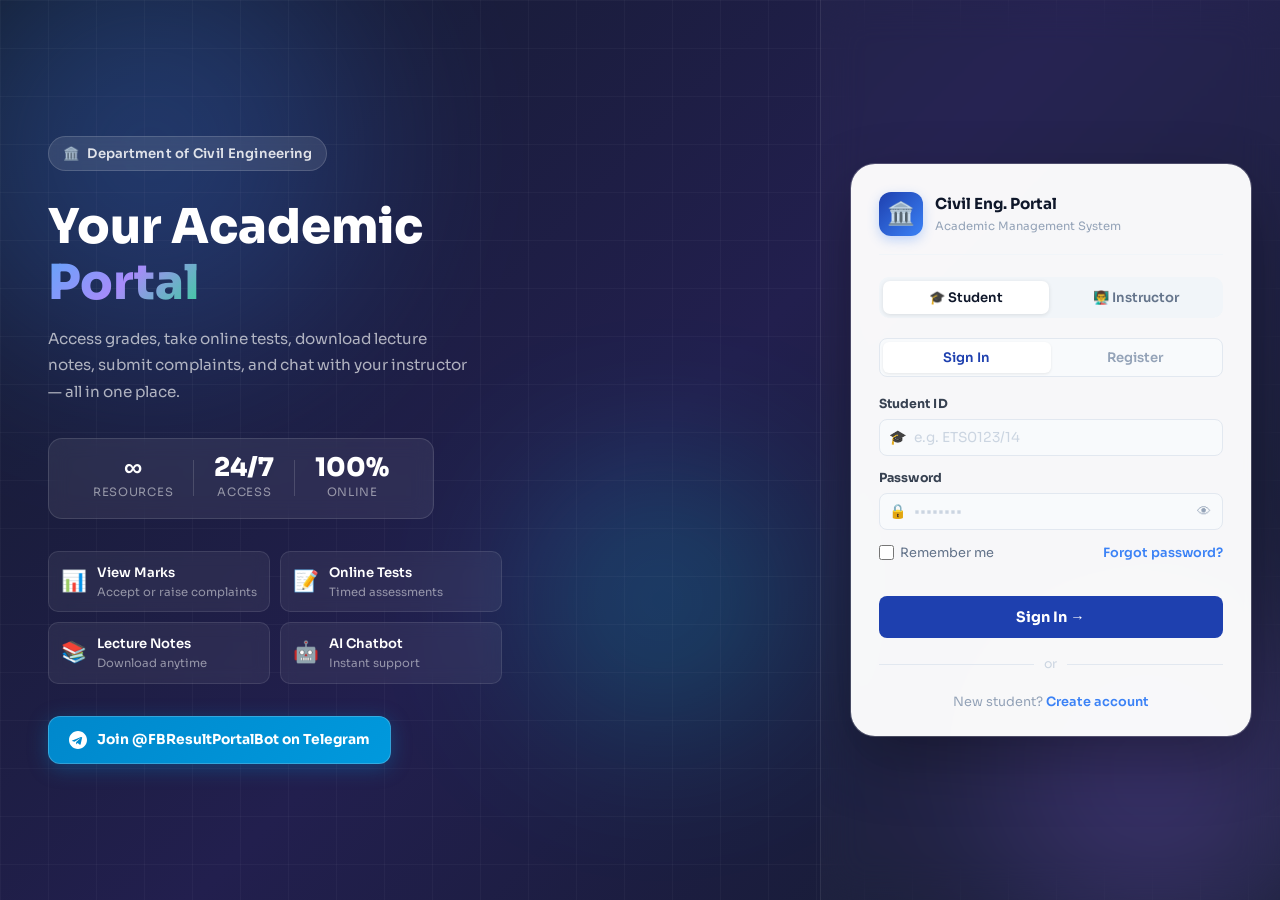
<file: index.html>
<!DOCTYPE html>
<html lang="en">
<head>
  <meta charset="UTF-8" />
  <meta name="viewport" content="width=device-width, initial-scale=1.0" />
  <title>Civil Engineering Student Portal</title>
  <link rel="stylesheet" href="css/main.css" />
  <link rel="stylesheet" href="css/auth.css" />
  <link rel="preconnect" href="https://fonts.googleapis.com">
  <link href="https://fonts.googleapis.com/css2?family=Sora:wght@300;400;500;600;700;800&family=JetBrains+Mono:wght@400;500&display=swap" rel="stylesheet">
</head>
<body class="auth-body">

<div class="auth-bg">
  <div class="bg-orb orb1"></div>
  <div class="bg-orb orb2"></div>
  <div class="bg-orb orb3"></div>
  <div class="bg-grid"></div>
</div>

<div class="auth-split">

  <!-- LEFT HERO -->
  <div class="auth-hero">
    <div class="auth-hero-inner">
      <div class="hero-badge"><span>🏛️</span> Department of Civil Engineering</div>
      <h1 class="hero-title">Your Academic<br><span class="gradient-text">Portal</span></h1>
      <p class="hero-desc">Access grades, take online tests, download lecture notes, submit complaints, and chat with your instructor — all in one place.</p>
      <div class="hero-stats">
        <div class="hero-stat"><div class="hs-value">∞</div><div class="hs-label">Resources</div></div>
        <div class="hs-divider"></div>
        <div class="hero-stat"><div class="hs-value">24/7</div><div class="hs-label">Access</div></div>
        <div class="hs-divider"></div>
        <div class="hero-stat"><div class="hs-value">100%</div><div class="hs-label">Online</div></div>
      </div>
      <div class="hero-features">
        <div class="hf-row">
          <div class="hf-item"><div class="hf-icon">📊</div><div class="hf-text"><strong>View Marks</strong><span>Accept or raise complaints</span></div></div>
          <div class="hf-item"><div class="hf-icon">📝</div><div class="hf-text"><strong>Online Tests</strong><span>Timed assessments</span></div></div>
        </div>
        <div class="hf-row">
          <div class="hf-item"><div class="hf-icon">📚</div><div class="hf-text"><strong>Lecture Notes</strong><span>Download anytime</span></div></div>
          <div class="hf-item"><div class="hf-icon">🤖</div><div class="hf-text"><strong>AI Chatbot</strong><span>Instant support</span></div></div>
        </div>
      </div>
      <a href="https://t.me/FBResultPortalBot" target="_blank" class="tg-join-btn">
        <svg width="18" height="18" viewBox="0 0 24 24" fill="white"><path d="M12 0C5.373 0 0 5.373 0 12s5.373 12 12 12 12-5.373 12-12S18.627 0 12 0zm5.562 8.248l-2.018 9.51c-.145.658-.537.818-1.084.508l-3-2.21-1.447 1.394c-.16.16-.295.295-.605.295l.213-3.053 5.56-5.023c.242-.213-.054-.333-.373-.12L7.26 14.4l-2.946-.924c-.64-.203-.654-.64.136-.948l11.5-4.433c.537-.194 1.006.131.612.153z"/></svg>
        Join @FBResultPortalBot on Telegram
      </a>
    </div>
  </div>

  <!-- RIGHT PANEL -->
  <div class="auth-panel">
    <div class="auth-card">

      <div class="auth-logo">
        <div class="auth-logo-icon">🏛️</div>
        <div>
          <div class="auth-logo-title">Civil Eng. Portal</div>
          <div class="auth-logo-sub">Academic Management System</div>
        </div>
      </div>

      <div class="role-toggle">
        <button class="role-btn active" onclick="switchRole('student',this)">🎓 Student</button>
        <button class="role-btn" onclick="switchRole('instructor',this)">👨‍🏫 Instructor</button>
      </div>

      <!-- STUDENT -->
      <div id="studentSection">
        <div class="auth-tabs">
          <button class="auth-tab active" id="tabLogin" onclick="showTab('login')">Sign In</button>
          <button class="auth-tab" id="tabRegister" onclick="showTab('register')">Register</button>
        </div>

        <!-- LOGIN -->
        <div id="loginForm" class="slide-form active">
          <div class="form-group">
            <label class="form-label">Student ID</label>
            <div class="input-wrap">
              <span class="input-prefix">🎓</span>
              <input type="text" id="loginId" class="form-control" placeholder="e.g. ETS0123/14" onkeydown="if(event.key==='Enter')doStudentLogin()" />
            </div>
          </div>
          <div class="form-group">
            <label class="form-label">Password</label>
            <div class="input-wrap">
              <span class="input-prefix">🔒</span>
              <input type="password" id="loginPass" class="form-control" placeholder="••••••••" onkeydown="if(event.key==='Enter')doStudentLogin()" />
              <button class="eye-btn" type="button" onclick="togglePass('loginPass',this)">👁</button>
            </div>
          </div>
          <div class="form-row-between">
            <label class="check-label"><input type="checkbox" id="rememberMe" /><span>Remember me</span></label>
            <button class="link-btn" onclick="showForgot()">Forgot password?</button>
          </div>
          <button class="btn btn-primary btn-full btn-lg mt-20" id="loginBtn" onclick="doStudentLogin()">Sign In →</button>
          <div class="auth-divider"><span>or</span></div>
          <p class="auth-switch-text">New student? <button class="link-btn" onclick="showTab('register')">Create account</button></p>
        </div>

        <!-- REGISTER -->
        <div id="registerForm" class="slide-form">
          <div id="regS1" class="reg-step active">
            <div class="step-header">
              <div class="step-badge">Step 1 of 2</div>
              <p class="step-desc">Enter your pre-authorized Student ID to begin.</p>
            </div>
            <div class="form-group">
              <label class="form-label">Student ID</label>
              <div class="input-wrap">
                <span class="input-prefix">🎓</span>
                <input type="text" id="regId" class="form-control" placeholder="e.g. ETS0123/14" />
              </div>
            </div>
            <button class="btn btn-primary btn-full" id="checkIdBtn" onclick="doCheckID()">Verify ID →</button>
          </div>
          <div id="regS2" class="reg-step">
            <div class="step-header">
              <div class="step-badge">Step 2 of 2</div>
              <p class="step-desc">Welcome, <strong id="regWelcomeName"></strong>! Set your credentials.</p>
            </div>
            <div class="form-group">
              <label class="form-label">Password</label>
              <div class="input-wrap">
                <span class="input-prefix">🔒</span>
                <input type="password" id="regPass" class="form-control" placeholder="Min. 8 characters" oninput="strengthCheck()" />
                <button class="eye-btn" type="button" onclick="togglePass('regPass',this)">👁</button>
              </div>
              <div id="strengthBarWrap" style="margin-top:6px;background:var(--border);border-radius:4px;height:4px;overflow:hidden;"><div id="strengthBar" style="height:4px;width:0;border-radius:4px;transition:.3s;"></div></div>
              <div id="strengthText" style="font-size:.75rem;margin-top:3px;"></div>
            </div>
            <div class="form-group">
              <label class="form-label">Confirm Password</label>
              <div class="input-wrap">
                <span class="input-prefix">🔒</span>
                <input type="password" id="regPassConfirm" class="form-control" placeholder="Repeat password" />
              </div>
            </div>
            <div class="form-group">
              <label class="form-label">Telegram Username <span class="label-hint">(for notifications & password reset)</span></label>
              <div class="input-wrap">
                <span class="input-prefix">✈️</span>
                <input type="text" id="regTelegram" class="form-control" placeholder="username (without @)" />
              </div>
            </div>
            <div class="form-group">
              <label class="form-label">Email <span class="label-hint">(optional backup)</span></label>
              <div class="input-wrap">
                <span class="input-prefix">📧</span>
                <input type="email" id="regEmail" class="form-control" placeholder="your@email.com" />
              </div>
            </div>
            <button class="btn btn-success btn-full btn-lg" id="regBtn" onclick="doRegister()">✓ Create Account</button>
            <button class="btn btn-ghost btn-full btn-sm mt-8" onclick="regGoStep(1)">← Back</button>
          </div>
        </div>
      </div>

      <!-- INSTRUCTOR -->
      <div id="instructorSection" style="display:none;">
        <div class="slide-form active" style="margin-top:12px;">
          <div class="form-group">
            <label class="form-label">Username</label>
            <div class="input-wrap">
              <span class="input-prefix">👨‍🏫</span>
              <input type="text" id="instrUser" class="form-control" placeholder="admin" onkeydown="if(event.key==='Enter')doInstructorLogin()" />
            </div>
          </div>
          <div class="form-group">
            <label class="form-label">Password</label>
            <div class="input-wrap">
              <span class="input-prefix">🔒</span>
              <input type="password" id="instrPass" class="form-control" placeholder="••••••••" onkeydown="if(event.key==='Enter')doInstructorLogin()" />
              <button class="eye-btn" type="button" onclick="togglePass('instrPass',this)">👁</button>
            </div>
          </div>
          <button class="btn btn-primary btn-full btn-lg mt-20" id="instrLoginBtn" onclick="doInstructorLogin()">Login as Instructor →</button>
        </div>
      </div>

      <!-- FORGOT PASSWORD -->
      <div id="forgotSection" style="display:none;">
        <div id="fgS1" class="reg-step active">
          <div class="step-header">
            <div class="step-badge forgot-badge">🔑 Reset Password</div>
            <p class="step-desc">Enter your Student ID — we'll send an OTP via Telegram or Email.</p>
          </div>
          <div class="form-group">
            <label class="form-label">Student ID</label>
            <div class="input-wrap">
              <span class="input-prefix">🎓</span>
              <input type="text" id="fgId" class="form-control" placeholder="e.g. ETS0123/14" />
            </div>
          </div>
          <button class="btn btn-primary btn-full" id="fgSendBtn" onclick="doForgotSend()">Send OTP →</button>
          <button class="btn btn-ghost btn-full btn-sm mt-8" onclick="showLogin()">← Back to Login</button>
        </div>
        <div id="fgS2" class="reg-step">
          <div class="step-header">
            <div class="step-badge">Step 2 of 3</div>
            <p class="step-desc" id="fgSentMsg">OTP sent. Enter the 6-digit code below.</p>
          </div>
          <div class="otp-group" id="fgOtpBoxes">
            <input class="otp-box" maxlength="1" type="text" oninput="otpNav(this,0,'fg')" onkeydown="otpBack(event,this,0,'fg')" />
            <input class="otp-box" maxlength="1" type="text" oninput="otpNav(this,1,'fg')" onkeydown="otpBack(event,this,1,'fg')" />
            <input class="otp-box" maxlength="1" type="text" oninput="otpNav(this,2,'fg')" onkeydown="otpBack(event,this,2,'fg')" />
            <input class="otp-box" maxlength="1" type="text" oninput="otpNav(this,3,'fg')" onkeydown="otpBack(event,this,3,'fg')" />
            <input class="otp-box" maxlength="1" type="text" oninput="otpNav(this,4,'fg')" onkeydown="otpBack(event,this,4,'fg')" />
            <input class="otp-box" maxlength="1" type="text" oninput="otpNav(this,5,'fg')" onkeydown="otpBack(event,this,5,'fg')" />
          </div>
          <div class="otp-timer-row">
            <span id="fgTimerMsg">Resend in <strong id="fgTimer">60</strong>s</span>
            <button class="link-btn" id="fgResendBtn" style="display:none;" onclick="doForgotSend()">Resend OTP</button>
          </div>
          <button class="btn btn-primary btn-full mt-16" id="fgVerifyBtn" onclick="doForgotVerify()">Verify OTP</button>
          <button class="btn btn-ghost btn-full btn-sm mt-8" onclick="fgGoStep(1)">← Back</button>
        </div>
        <div id="fgS3" class="reg-step">
          <div class="step-header">
            <div class="step-badge">Step 3 of 3</div>
            <p class="step-desc">Set your new password.</p>
          </div>
          <div class="form-group">
            <label class="form-label">New Password</label>
            <div class="input-wrap">
              <span class="input-prefix">🔒</span>
              <input type="password" id="newPass" class="form-control" placeholder="Min. 8 characters" />
              <button class="eye-btn" type="button" onclick="togglePass('newPass',this)">👁</button>
            </div>
          </div>
          <div class="form-group">
            <label class="form-label">Confirm New Password</label>
            <div class="input-wrap">
              <span class="input-prefix">🔒</span>
              <input type="password" id="newPassConfirm" class="form-control" placeholder="Repeat password" />
            </div>
          </div>
          <button class="btn btn-success btn-full btn-lg" id="resetBtn" onclick="doResetPass()">✓ Reset Password</button>
        </div>
      </div>

    </div>
  </div>
</div>

<script src="js/config.js"></script>
<script>
let _regId='', _regName='', _fgId='', _fgOtp='', _fgTimer=null;

window.addEventListener('load', () => {
  const s = Session.get();
  if (s?.role==='student')    location.href='student-dashboard.html';
  if (s?.role==='instructor') location.href='instructor-dashboard.html';
  const saved = localStorage.getItem('savedId');
  if (saved) document.getElementById('loginId').value = saved;
});

function switchRole(role, btn) {
  document.querySelectorAll('.role-btn').forEach(b => b.classList.remove('active'));
  btn.classList.add('active');
  document.getElementById('studentSection').style.display    = role==='student'    ? '' : 'none';
  document.getElementById('instructorSection').style.display = role==='instructor' ? '' : 'none';
  document.getElementById('forgotSection').style.display     = 'none';
}

function showTab(tab) {
  ['login','register'].forEach(t => {
    document.getElementById('tab'+t.charAt(0).toUpperCase()+t.slice(1)).classList.toggle('active', t===tab);
    document.getElementById(t+'Form').classList.toggle('active', t===tab);
  });
  document.getElementById('forgotSection').style.display  = 'none';
  document.getElementById('studentSection').style.display = '';
}

function togglePass(id, btn) {
  const el = document.getElementById(id);
  el.type  = el.type==='password' ? 'text' : 'password';
  btn.textContent = el.type==='password' ? '👁' : '🙈';
}

function strengthCheck() {
  const v = document.getElementById('regPass').value;
  const bar = document.getElementById('strengthBar');
  const txt = document.getElementById('strengthText');
  if (!v) { bar.style.width='0'; txt.textContent=''; return; }
  let s=0;
  if (v.length>=8) s++;
  if (/[A-Z]/.test(v)) s++;
  if (/[0-9]/.test(v)) s++;
  if (/[^A-Za-z0-9]/.test(v)) s++;
  const m=[{w:'25%',c:'#ef4444',t:'Weak'},{w:'50%',c:'#f97316',t:'Fair'},{w:'75%',c:'#f59e0b',t:'Good'},{w:'100%',c:'#10b981',t:'Strong'}];
  const d=m[s-1]||m[0];
  bar.style.cssText=`width:${d.w};background:${d.c};height:4px;border-radius:4px;transition:.3s;`;
  txt.style.color=d.c; txt.textContent=d.t;
}

function otpNav(el, idx, p) {
  el.value=el.value.replace(/\D/,'');
  const b=document.querySelectorAll(`#${p}OtpBoxes .otp-box`);
  if(el.value&&idx<5) b[idx+1]?.focus();
}
function otpBack(e, el, idx, p) {
  if(e.key==='Backspace'&&!el.value&&idx>0) {
    document.querySelectorAll(`#${p}OtpBoxes .otp-box`)[idx-1]?.focus();
  }
}
function readOtp(p) {
  return Array.from(document.querySelectorAll(`#${p}OtpBoxes .otp-box`)).map(b=>b.value).join('');
}

function regGoStep(n) {
  document.getElementById('regS1').classList.toggle('active', n===1);
  document.getElementById('regS2').classList.toggle('active', n===2);
}

async function doCheckID() {
  const id=document.getElementById('regId').value.trim();
  if (!id) { Toast.error('Enter your Student ID.'); return; }
  const btn=document.getElementById('checkIdBtn');
  Loader.show(btn,'Checking...');
  const res=await API.checkID(id);
  Loader.hide(btn);
  if (!res.success) { Toast.error(res.message); return; }
  if (res.alreadyRegistered) { Toast.warning('Already registered. Please login.'); showTab('login'); return; }
  _regId=id; _regName=res.name;
  document.getElementById('regWelcomeName').textContent=res.name;
  regGoStep(2);
}

async function doRegister() {
  const pass=document.getElementById('regPass').value;
  const conf=document.getElementById('regPassConfirm').value;
  const tg=document.getElementById('regTelegram').value.trim().replace('@','');
  const email=document.getElementById('regEmail').value.trim();
  if (pass.length<8)   { Toast.error('Password must be at least 8 characters.'); return; }
  if (pass!==conf)     { Toast.error('Passwords do not match.'); return; }
  const btn=document.getElementById('regBtn');
  Loader.show(btn,'Creating account...');
  const res=await API.register({studentId:_regId, password:pass, telegramUsername:tg, email});
  Loader.hide(btn);
  if (res.success) { Toast.success('Account created! Please login.'); setTimeout(()=>showTab('login'),1000); }
  else Toast.error(res.message||'Registration failed.');
}

async function doStudentLogin() {
  const id=document.getElementById('loginId').value.trim();
  const pass=document.getElementById('loginPass').value;
  if (!id||!pass) { Toast.error('Fill in all fields.'); return; }
  const btn=document.getElementById('loginBtn');
  Loader.show(btn,'Signing in...');
  const res=await API.loginStudent(id,pass);
  Loader.hide(btn);
  if (res.success) {
    if (document.getElementById('rememberMe').checked) localStorage.setItem('savedId',id);
    Session.set({role:'student',studentId:id,name:res.name});
    Toast.success(`Welcome back, ${res.name.split(' ')[0]}!`);
    setTimeout(()=>location.href='student-dashboard.html',700);
  } else Toast.error(res.message||'Invalid credentials.');
}

async function doInstructorLogin() {
  const user=document.getElementById('instrUser').value.trim();
  const pass=document.getElementById('instrPass').value;
  if (!user||!pass) { Toast.error('Fill in all fields.'); return; }
  const btn=document.getElementById('instrLoginBtn');
  Loader.show(btn,'Signing in...');
  const res=await API.loginInstructor(user,pass);
  Loader.hide(btn);
  if (res.success) {
    Session.set({role:'instructor',name:res.name});
    Toast.success('Welcome, Instructor!');
    setTimeout(()=>location.href='instructor-dashboard.html',700);
  } else Toast.error(res.message||'Invalid credentials.');
}

function showForgot() {
  document.getElementById('studentSection').style.display='none';
  document.getElementById('forgotSection').style.display='';
  fgGoStep(1);
}
function showLogin() {
  document.getElementById('forgotSection').style.display='none';
  document.getElementById('studentSection').style.display='';
}
function fgGoStep(n) {
  [1,2,3].forEach(i=>document.getElementById('fgS'+i).classList.toggle('active',i===n));
}
function startFgTimer() {
  clearInterval(_fgTimer);
  let t=60;
  document.getElementById('fgTimer').textContent=t;
  document.getElementById('fgTimerMsg').style.display='';
  document.getElementById('fgResendBtn').style.display='none';
  _fgTimer=setInterval(()=>{
    t--;
    document.getElementById('fgTimer').textContent=t;
    if(t<=0){
      clearInterval(_fgTimer);
      document.getElementById('fgTimerMsg').style.display='none';
      document.getElementById('fgResendBtn').style.display='';
    }
  },1000);
}
async function doForgotSend() {
  const id=document.getElementById('fgId').value.trim();
  if (!id) { Toast.error('Enter your Student ID.'); return; }
  const btn=document.getElementById('fgSendBtn');
  Loader.show(btn,'Sending OTP...');
  const res=await API.sendOTP(id,'RESET');
  Loader.hide(btn);
  if (res.success) {
    _fgId=id;
    const via=res.sentVia==='telegram'?'Telegram (@'+res.contact+')':'Email ('+res.contact+')';
    document.getElementById('fgSentMsg').textContent='OTP sent to '+via;
    fgGoStep(2);
    startFgTimer();
  } else Toast.error(res.message||'Student ID not found.');
}
async function doForgotVerify() {
  const otp=readOtp('fg');
  if (otp.length<6) { Toast.error('Enter the full 6-digit OTP.'); return; }
  const btn=document.getElementById('fgVerifyBtn');
  Loader.show(btn,'Verifying...');
  const res=await API.verifyOTP(_fgId,otp);
  Loader.hide(btn);
  if (res.success) { _fgOtp=otp; fgGoStep(3); Toast.success('OTP verified!'); }
  else Toast.error(res.message||'Invalid or expired OTP.');
}
async function doResetPass() {
  const pass=document.getElementById('newPass').value;
  const conf=document.getElementById('newPassConfirm').value;
  if (pass.length<8)  { Toast.error('Password must be at least 8 characters.'); return; }
  if (pass!==conf)    { Toast.error('Passwords do not match.'); return; }
  const btn=document.getElementById('resetBtn');
  Loader.show(btn,'Resetting...');
  const res=await API.call('resetPassword',{studentId:_fgId,otp:_fgOtp,newPassword:pass});
  Loader.hide(btn);
  if (res.success) { Toast.success('Password reset! Please login.'); setTimeout(()=>{showLogin();showTab('login');},1200); }
  else Toast.error(res.message||'Reset failed.');
}
</script>
</body>
</html>
</file>
<file: css/main.css>
/* ============================================================
   css/main.css — Global Design System
   Civil Engineering Student Portal
   ============================================================ */

@import url('https://fonts.googleapis.com/css2?family=Sora:wght@300;400;500;600;700;800&family=JetBrains+Mono:wght@400;500&display=swap');

/* ══ DESIGN TOKENS ══════════════════════════════════════════ */
:root {
  /* Brand Colors */
  --primary:        #1e40af;
  --primary-light:  #3b82f6;
  --primary-dark:   #1e3a8a;
  --primary-glow:   rgba(59,130,246,.18);

  --accent:         #f59e0b;
  --accent-light:   #fcd34d;
  --accent-dark:    #d97706;

  --success:        #10b981;
  --success-light:  #d1fae5;
  --success-dark:   #059669;

  --danger:         #ef4444;
  --danger-light:   #fee2e2;
  --danger-dark:    #dc2626;

  --warning:        #f97316;
  --warning-light:  #ffedd5;

  --info:           #06b6d4;
  --info-light:     #cffafe;

  /* Surfaces */
  --bg:             #f1f5f9;
  --bg-card:        #ffffff;
  --bg-input:       #f8fafc;
  --bg-hover:       #f1f5f9;
  --bg-sidebar:     #0f172a;
  --bg-sidebar2:    #1e293b;

  /* Text */
  --text:           #0f172a;
  --text-muted:     #64748b;
  --text-light:     #94a3b8;
  --text-inv:       #f8fafc;

  /* Borders */
  --border:         #e2e8f0;
  --border-focus:   #3b82f6;
  --border-strong:  #cbd5e1;

  /* Radius */
  --r-xs:  4px;
  --r-sm:  8px;
  --r-md:  12px;
  --r-lg:  18px;
  --r-xl:  24px;
  --r-2xl: 32px;
  --r-full: 9999px;

  /* Shadows */
  --shadow-xs: 0 1px 2px rgba(0,0,0,.06);
  --shadow-sm: 0 1px 4px rgba(0,0,0,.08);
  --shadow-md: 0 4px 16px rgba(0,0,0,.10);
  --shadow-lg: 0 8px 32px rgba(0,0,0,.12);
  --shadow-xl: 0 20px 60px rgba(0,0,0,.16);
  --shadow-primary: 0 4px 20px rgba(59,130,246,.30);

  /* Layout */
  --sidebar-w:   260px;
  --topbar-h:    64px;

  /* Animation */
  --ease:  cubic-bezier(.4,0,.2,1);
  --trans: all .22s var(--ease);
}

/* ══ RESET ══════════════════════════════════════════════════ */
*, *::before, *::after { box-sizing: border-box; margin: 0; padding: 0; }
html  { font-size: 16px; scroll-behavior: smooth; -webkit-text-size-adjust: 100%; }
body  { font-family: 'Sora', sans-serif; background: var(--bg); color: var(--text); line-height: 1.6; -webkit-font-smoothing: antialiased; }
a     { color: var(--primary-light); text-decoration: none; transition: var(--trans); }
a:hover { color: var(--primary); }
img   { max-width: 100%; display: block; }
ul, ol { list-style: none; }
button { cursor: pointer; font-family: inherit; }

/* ══ TYPOGRAPHY ═════════════════════════════════════════════ */
h1 { font-size: clamp(1.5rem,3vw,2.2rem); font-weight: 700; line-height: 1.2; }
h2 { font-size: clamp(1.2rem,2.5vw,1.7rem); font-weight: 700; line-height: 1.3; }
h3 { font-size: clamp(1rem,2vw,1.3rem); font-weight: 600; }
h4 { font-size: 1rem; font-weight: 600; }
p  { color: var(--text-muted); }
code, .mono { font-family: 'JetBrains Mono', monospace; }

/* ══ APP LAYOUT ═════════════════════════════════════════════ */
.app-layout {
  display: flex;
  min-height: 100vh;
}

/* ══ SIDEBAR ════════════════════════════════════════════════ */
.sidebar {
  position: fixed;
  top: 0; left: 0;
  width: var(--sidebar-w);
  height: 100vh;
  background: var(--bg-sidebar);
  display: flex;
  flex-direction: column;
  z-index: 200;
  transition: transform .3s var(--ease);
  overflow: hidden;
}

.sidebar-logo {
  padding: 20px 18px 16px;
  border-bottom: 1px solid rgba(255,255,255,.07);
  display: flex;
  align-items: center;
  gap: 10px;
}
.sidebar-logo-icon {
  width: 38px; height: 38px;
  background: linear-gradient(135deg, var(--primary), var(--primary-light));
  border-radius: var(--r-sm);
  display: flex; align-items: center; justify-content: center;
  font-size: 1.2rem;
  flex-shrink: 0;
}
.sidebar-logo-text { overflow: hidden; }
.sidebar-logo-title { color: #fff; font-weight: 700; font-size: .92rem; white-space: nowrap; overflow: hidden; text-overflow: ellipsis; }
.sidebar-logo-sub   { color: rgba(255,255,255,.4); font-size: .7rem; }

.sidebar-user {
  padding: 14px 18px;
  display: flex;
  align-items: center;
  gap: 10px;
  border-bottom: 1px solid rgba(255,255,255,.07);
  background: rgba(255,255,255,.03);
}
.sidebar-avatar {
  width: 38px; height: 38px;
  border-radius: 50%;
  background: linear-gradient(135deg, var(--primary-light), var(--accent));
  display: flex; align-items: center; justify-content: center;
  color: #fff; font-weight: 700; font-size: .9rem;
  flex-shrink: 0;
}
.sidebar-user-name  { color: #fff; font-weight: 600; font-size: .85rem; white-space: nowrap; overflow: hidden; text-overflow: ellipsis; }
.sidebar-user-role  { color: rgba(255,255,255,.45); font-size: .72rem; }

.sidebar-nav {
  flex: 1;
  padding: 12px 10px;
  overflow-y: auto;
  display: flex;
  flex-direction: column;
  gap: 2px;
}
.sidebar-nav::-webkit-scrollbar { width: 4px; }
.sidebar-nav::-webkit-scrollbar-thumb { background: rgba(255,255,255,.1); border-radius: 4px; }

.nav-section {
  color: rgba(255,255,255,.28);
  font-size: .62rem;
  font-weight: 700;
  letter-spacing: .1em;
  text-transform: uppercase;
  padding: 12px 8px 4px;
}

.nav-item {
  display: flex;
  align-items: center;
  gap: 9px;
  padding: 9px 10px;
  border-radius: var(--r-sm);
  color: rgba(255,255,255,.6);
  font-size: .84rem;
  font-weight: 500;
  background: none;
  border: none;
  width: 100%;
  text-align: left;
  transition: var(--trans);
  position: relative;
}
.nav-item:hover  { background: rgba(255,255,255,.07); color: #fff; }
.nav-item.active { background: var(--primary); color: #fff; }
.nav-item.active .nav-icon { opacity: 1; }
.nav-icon { font-size: 1rem; width: 20px; text-align: center; flex-shrink: 0; opacity: .75; }
.nav-badge {
  margin-left: auto;
  background: var(--danger);
  color: #fff;
  font-size: .65rem;
  font-weight: 700;
  padding: 1px 6px;
  border-radius: var(--r-full);
  min-width: 18px;
  text-align: center;
}

.sidebar-footer {
  padding: 10px;
  border-top: 1px solid rgba(255,255,255,.07);
}

/* ══ MAIN CONTENT ═══════════════════════════════════════════ */
.main-content {
  margin-left: var(--sidebar-w);
  flex: 1;
  display: flex;
  flex-direction: column;
  min-height: 100vh;
  transition: margin-left .3s var(--ease);
}

/* ══ TOPBAR ═════════════════════════════════════════════════ */
.topbar {
  height: var(--topbar-h);
  background: var(--bg-card);
  border-bottom: 1px solid var(--border);
  display: flex;
  align-items: center;
  justify-content: space-between;
  padding: 0 24px;
  position: sticky;
  top: 0;
  z-index: 100;
  box-shadow: var(--shadow-xs);
}
.topbar-left  { display: flex; align-items: center; gap: 12px; }
.topbar-right { display: flex; align-items: center; gap: 10px; }
.topbar-title { font-weight: 700; font-size: 1.05rem; }
.topbar-sub   { color: var(--text-muted); font-size: .78rem; }

.hamburger {
  display: none;
  background: none;
  border: none;
  font-size: 1.4rem;
  padding: 4px 6px;
  border-radius: var(--r-sm);
  color: var(--text);
  transition: var(--trans);
}
.hamburger:hover { background: var(--bg-hover); }

.topbar-date {
  font-size: .78rem;
  color: var(--text-muted);
  background: var(--bg);
  padding: 5px 10px;
  border-radius: var(--r-full);
  border: 1px solid var(--border);
}

/* ══ PAGE CONTENT ═══════════════════════════════════════════ */
.page-content {
  flex: 1;
  padding: 24px 28px;
  max-width: 1280px;
  width: 100%;
  margin: 0 auto;
}

.page-header {
  margin-bottom: 24px;
}
.page-header h1 { margin-bottom: 4px; }
.page-header p  { font-size: .9rem; }

/* ══ CARDS ══════════════════════════════════════════════════ */
.card {
  background: var(--bg-card);
  border: 1px solid var(--border);
  border-radius: var(--r-md);
  box-shadow: var(--shadow-sm);
  overflow: hidden;
}
.card:hover { box-shadow: var(--shadow-md); }

.card-header {
  padding: 16px 20px;
  border-bottom: 1px solid var(--border);
  display: flex;
  align-items: center;
  justify-content: space-between;
  flex-wrap: wrap;
  gap: 10px;
  background: var(--bg-card);
}
.card-title {
  font-weight: 700;
  font-size: .95rem;
  display: flex;
  align-items: center;
  gap: 7px;
  color: var(--text);
}
.card-body    { padding: 20px; }
.card-footer  { padding: 12px 20px; border-top: 1px solid var(--border); background: var(--bg); }

/* ══ STAT CARDS ═════════════════════════════════════════════ */
.stats-grid {
  display: grid;
  grid-template-columns: repeat(auto-fit, minmax(160px, 1fr));
  gap: 14px;
  margin-bottom: 24px;
}

.stat-card {
  background: var(--bg-card);
  border: 1px solid var(--border);
  border-radius: var(--r-md);
  padding: 18px 16px;
  display: flex;
  flex-direction: column;
  gap: 6px;
  transition: var(--trans);
  position: relative;
  overflow: hidden;
}
.stat-card::before {
  content: '';
  position: absolute;
  top: 0; left: 0; right: 0;
  height: 3px;
}
.stat-card.blue::before   { background: var(--primary-light); }
.stat-card.amber::before  { background: var(--accent); }
.stat-card.green::before  { background: var(--success); }
.stat-card.red::before    { background: var(--danger); }
.stat-card.cyan::before   { background: var(--info); }

.stat-card:hover { transform: translateY(-2px); box-shadow: var(--shadow-md); }
.stat-icon  { font-size: 1.6rem; }
.stat-value { font-size: 1.9rem; font-weight: 800; line-height: 1; color: var(--text); }
.stat-label { font-size: .78rem; color: var(--text-muted); font-weight: 500; }
.stat-delta { font-size: .72rem; color: var(--success); font-weight: 600; }

/* ══ FORMS ══════════════════════════════════════════════════ */
.form-group   { display: flex; flex-direction: column; gap: 5px; }
.form-label   { font-size: .82rem; font-weight: 600; color: var(--text); }
.label-hint   { font-weight: 400; color: var(--text-muted); font-size: .75rem; }

.form-control {
  width: 100%;
  padding: 9px 12px;
  border: 1.5px solid var(--border);
  border-radius: var(--r-sm);
  font-family: inherit;
  font-size: .88rem;
  background: var(--bg-input);
  color: var(--text);
  transition: var(--trans);
  outline: none;
  appearance: none;
}
.form-control:focus {
  border-color: var(--border-focus);
  background: #fff;
  box-shadow: 0 0 0 3px var(--primary-glow);
}
.form-control::placeholder { color: var(--text-light); }
.form-control:disabled     { opacity: .6; cursor: not-allowed; }
textarea.form-control      { resize: vertical; min-height: 80px; }
select.form-control        { cursor: pointer; background-image: url("data:image/svg+xml,%3Csvg xmlns='http://www.w3.org/2000/svg' width='12' height='12' viewBox='0 0 24 24' fill='none' stroke='%2364748b' stroke-width='2'%3E%3Cpath d='M6 9l6 6 6-6'/%3E%3C/svg%3E"); background-repeat: no-repeat; background-position: right 10px center; padding-right: 30px; }

.form-hint  { font-size: .75rem; color: var(--text-muted); }
.form-error { font-size: .75rem; color: var(--danger); }

/* Input with icon/prefix */
.input-wrap {
  position: relative;
  display: flex;
  align-items: center;
}
.input-wrap .form-control { padding-left: 36px; }
.input-prefix {
  position: absolute;
  left: 11px;
  font-size: .9rem;
  pointer-events: none;
  z-index: 1;
}
.eye-btn {
  position: absolute;
  right: 10px;
  background: none;
  border: none;
  font-size: .9rem;
  padding: 2px;
  color: var(--text-muted);
  transition: var(--trans);
}
.eye-btn:hover { color: var(--text); }

/* Grid layouts for forms */
.form-grid-2 { display: grid; grid-template-columns: 1fr 1fr; gap: 14px; }
.form-grid-3 { display: grid; grid-template-columns: 1fr 1fr 1fr; gap: 14px; }
@media (max-width: 600px) {
  .form-grid-2, .form-grid-3 { grid-template-columns: 1fr; }
}

/* ══ BUTTONS ════════════════════════════════════════════════ */
.btn {
  display: inline-flex;
  align-items: center;
  justify-content: center;
  gap: 6px;
  padding: 9px 18px;
  border-radius: var(--r-sm);
  font-family: inherit;
  font-size: .86rem;
  font-weight: 600;
  border: none;
  cursor: pointer;
  transition: var(--trans);
  white-space: nowrap;
  text-decoration: none;
  user-select: none;
}
.btn:disabled { opacity: .55; cursor: not-allowed; transform: none !important; }

.btn-primary {
  background: var(--primary);
  color: #fff;
}
.btn-primary:hover:not(:disabled) {
  background: var(--primary-dark);
  color: #fff;
  transform: translateY(-1px);
  box-shadow: var(--shadow-primary);
}

.btn-accent {
  background: var(--accent);
  color: #000;
}
.btn-accent:hover:not(:disabled) { background: var(--accent-dark); color: #fff; transform: translateY(-1px); }

.btn-success {
  background: var(--success);
  color: #fff;
}
.btn-success:hover:not(:disabled) { background: var(--success-dark); color: #fff; transform: translateY(-1px); }

.btn-danger {
  background: var(--danger);
  color: #fff;
}
.btn-danger:hover:not(:disabled) { background: var(--danger-dark); color: #fff; }

.btn-warning {
  background: var(--warning);
  color: #fff;
}
.btn-warning:hover:not(:disabled) { background: #ea6000; color: #fff; }

.btn-outline {
  background: transparent;
  border: 1.5px solid var(--border);
  color: var(--text);
}
.btn-outline:hover:not(:disabled) { border-color: var(--primary-light); color: var(--primary-light); background: var(--primary-glow); }

.btn-ghost {
  background: transparent;
  color: var(--text-muted);
  border: none;
}
.btn-ghost:hover:not(:disabled) { background: var(--bg-hover); color: var(--text); }

.btn-sm  { padding: 6px 12px; font-size: .78rem; }
.btn-lg  { padding: 12px 24px; font-size: .95rem; }
.btn-xl  { padding: 14px 28px; font-size: 1rem; }
.btn-full { width: 100%; }
.btn-icon { padding: 8px; border-radius: 50%; width: 36px; height: 36px; }

.link-btn {
  background: none;
  border: none;
  color: var(--primary-light);
  font-size: inherit;
  font-family: inherit;
  font-weight: 600;
  cursor: pointer;
  padding: 0;
  transition: var(--trans);
}
.link-btn:hover { color: var(--primary); text-decoration: underline; }

/* ══ BADGES ═════════════════════════════════════════════════ */
.badge {
  display: inline-flex;
  align-items: center;
  gap: 4px;
  padding: 2px 9px;
  border-radius: var(--r-full);
  font-size: .72rem;
  font-weight: 700;
  white-space: nowrap;
}
.badge-blue    { background: #dbeafe; color: #1e40af; }
.badge-green   { background: var(--success-light); color: #065f46; }
.badge-red     { background: var(--danger-light); color: #991b1b; }
.badge-amber   { background: #fef3c7; color: #92400e; }
.badge-cyan    { background: var(--info-light); color: #0e7490; }
.badge-neutral { background: var(--bg); color: var(--text-muted); border: 1px solid var(--border); }
.badge-purple  { background: #ede9fe; color: #5b21b6; }

/* ══ TABLES ═════════════════════════════════════════════════ */
.table-wrap { overflow-x: auto; border-radius: var(--r-md); }

table { width: 100%; border-collapse: collapse; font-size: .86rem; }

thead tr { background: var(--bg); }
thead th {
  padding: 10px 14px;
  font-size: .72rem;
  font-weight: 700;
  color: var(--text-muted);
  text-align: left;
  text-transform: uppercase;
  letter-spacing: .06em;
  border-bottom: 2px solid var(--border);
  white-space: nowrap;
}
tbody td {
  padding: 12px 14px;
  border-bottom: 1px solid var(--border);
  vertical-align: middle;
  color: var(--text);
}
tbody tr:last-child td { border-bottom: none; }
tbody tr:hover { background: rgba(59,130,246,.03); }
.td-id { font-family: 'JetBrains Mono', monospace; font-size: .8rem; color: var(--text-muted); }

/* ══ PROGRESS ═══════════════════════════════════════════════ */
.progress {
  background: var(--bg);
  border-radius: var(--r-full);
  height: 7px;
  overflow: hidden;
  border: 1px solid var(--border);
}
.progress-bar {
  height: 100%;
  border-radius: var(--r-full);
  background: var(--primary-light);
  transition: width .6s var(--ease);
}

/* ══ TABS ════════════════════════════════════════════════════ */
.tabs {
  display: flex;
  border-bottom: 2px solid var(--border);
  margin-bottom: 20px;
  overflow-x: auto;
  gap: 0;
}
.tabs::-webkit-scrollbar { height: 0; }

.tab-btn {
  padding: 9px 18px;
  background: none;
  border: none;
  border-bottom: 2px solid transparent;
  margin-bottom: -2px;
  color: var(--text-muted);
  font-family: inherit;
  font-size: .86rem;
  font-weight: 500;
  cursor: pointer;
  transition: var(--trans);
  white-space: nowrap;
}
.tab-btn:hover  { color: var(--text); }
.tab-btn.active { color: var(--primary); border-bottom-color: var(--primary); font-weight: 600; }

.tab-pane         { display: none; animation: fadeUp .25s var(--ease); }
.tab-pane.active  { display: block; }

/* ══ MODALS ═════════════════════════════════════════════════ */
.modal-overlay {
  position: fixed;
  inset: 0;
  background: rgba(15,23,42,.6);
  backdrop-filter: blur(5px);
  z-index: 999;
  display: flex;
  align-items: center;
  justify-content: center;
  padding: 20px;
  opacity: 0;
  pointer-events: none;
  transition: opacity .2s var(--ease);
}
.modal-overlay.show { opacity: 1; pointer-events: all; }

.modal {
  background: var(--bg-card);
  border-radius: var(--r-xl);
  box-shadow: var(--shadow-xl);
  width: 100%;
  max-width: 560px;
  max-height: 92vh;
  overflow-y: auto;
  transform: scale(.96) translateY(12px);
  transition: transform .25s var(--ease);
}
.modal-overlay.show .modal { transform: scale(1) translateY(0); }

.modal-header {
  padding: 22px 24px 0;
  display: flex;
  align-items: flex-start;
  justify-content: space-between;
  gap: 12px;
}
.modal-header h3 { font-size: 1.1rem; }
.modal-close {
  background: var(--bg);
  border: 1px solid var(--border);
  border-radius: 50%;
  width: 30px; height: 30px;
  display: flex; align-items: center; justify-content: center;
  font-size: .85rem;
  cursor: pointer;
  transition: var(--trans);
  flex-shrink: 0;
}
.modal-close:hover { background: var(--danger-light); color: var(--danger); }
.modal-body   { padding: 16px 24px; display: flex; flex-direction: column; gap: 14px; }
.modal-footer { padding: 0 24px 22px; display: flex; gap: 10px; justify-content: flex-end; }

/* ══ TOAST ══════════════════════════════════════════════════ */
.toast-container {
  position: fixed;
  bottom: 20px;
  right: 20px;
  z-index: 9999;
  display: flex;
  flex-direction: column;
  gap: 8px;
  pointer-events: none;
}
.toast {
  display: flex;
  align-items: center;
  gap: 10px;
  padding: 11px 15px;
  background: var(--bg-card);
  border-radius: var(--r-md);
  box-shadow: var(--shadow-lg);
  border-left: 3px solid var(--info);
  font-size: .84rem;
  font-weight: 500;
  max-width: 320px;
  transform: translateX(120%);
  transition: transform .32s var(--ease);
  pointer-events: all;
}
.toast.show       { transform: translateX(0); }
.toast-success    { border-left-color: var(--success); }
.toast-error      { border-left-color: var(--danger); }
.toast-warning    { border-left-color: var(--warning); }
.toast-info       { border-left-color: var(--info); }
.toast-icon       { font-size: 1rem; }
.toast-success .toast-icon { color: var(--success); }
.toast-error   .toast-icon { color: var(--danger); }
.toast-warning .toast-icon { color: var(--warning); }
.toast-info    .toast-icon { color: var(--info); }

/* ══ SPINNER ════════════════════════════════════════════════ */
.spinner {
  display: inline-block;
  width: 15px; height: 15px;
  border: 2px solid rgba(255,255,255,.35);
  border-top-color: #fff;
  border-radius: 50%;
  animation: spin .65s linear infinite;
  flex-shrink: 0;
}
.spinner-dark {
  border-color: rgba(0,0,0,.15);
  border-top-color: var(--text);
}
@keyframes spin { to { transform: rotate(360deg); } }

/* ══ OTP INPUT ══════════════════════════════════════════════ */
.otp-group {
  display: flex;
  gap: 8px;
  justify-content: center;
  margin: 8px 0;
}
.otp-box {
  width: 44px; height: 50px;
  border: 2px solid var(--border);
  border-radius: var(--r-sm);
  text-align: center;
  font-size: 1.4rem;
  font-weight: 700;
  font-family: 'JetBrains Mono', monospace;
  background: var(--bg-input);
  color: var(--text);
  transition: var(--trans);
  outline: none;
}
.otp-box:focus { border-color: var(--primary-light); background: #fff; box-shadow: 0 0 0 3px var(--primary-glow); }
.otp-box:not(:placeholder-shown) { border-color: var(--success); background: var(--success-light); }

.otp-timer-row {
  text-align: center;
  font-size: .8rem;
  color: var(--text-muted);
  margin-top: 8px;
}

/* ══ EMPTY STATE ════════════════════════════════════════════ */
.empty-state {
  text-align: center;
  padding: 48px 24px;
}
.empty-icon { font-size: 3rem; margin-bottom: 12px; opacity: .45; }
.empty-state h3 { color: var(--text); margin-bottom: 6px; }
.empty-state p  { font-size: .88rem; }

/* ══ CHAT ════════════════════════════════════════════════════ */
.chat-wrap {
  display: flex;
  flex-direction: column;
  height: 460px;
  border: 1px solid var(--border);
  border-radius: var(--r-md);
  overflow: hidden;
  background: var(--bg);
}
.chat-messages {
  flex: 1;
  overflow-y: auto;
  padding: 16px;
  display: flex;
  flex-direction: column;
  gap: 10px;
}
.chat-bubble {
  max-width: 78%;
  padding: 9px 13px;
  border-radius: var(--r-md);
  font-size: .86rem;
  line-height: 1.55;
}
.chat-bubble.user { align-self: flex-end; background: var(--primary); color: #fff; border-bottom-right-radius: 4px; }
.chat-bubble.bot  { align-self: flex-start; background: var(--bg-card); border: 1px solid var(--border); border-bottom-left-radius: 4px; }
.chat-time { font-size: .68rem; opacity: .55; margin-top: 3px; }
.chat-input-row {
  display: flex;
  gap: 8px;
  padding: 10px;
  border-top: 1px solid var(--border);
  background: var(--bg-card);
}
.chat-input-row input { flex: 1; }
.chat-typing { opacity: .5; font-style: italic; font-size: .82rem; }

/* ══ QUIZ ════════════════════════════════════════════════════ */
.quiz-option {
  display: flex;
  align-items: center;
  gap: 12px;
  padding: 12px 16px;
  border: 1.5px solid var(--border);
  border-radius: var(--r-sm);
  cursor: pointer;
  transition: var(--trans);
  user-select: none;
  font-size: .88rem;
}
.quiz-option:hover    { border-color: var(--primary-light); background: var(--primary-glow); }
.quiz-option.selected { border-color: var(--primary); background: var(--primary-glow); }
.quiz-option.correct  { border-color: var(--success); background: var(--success-light); }
.quiz-option.wrong    { border-color: var(--danger);  background: var(--danger-light); }
.quiz-letter {
  width: 28px; height: 28px;
  border-radius: 50%;
  background: var(--bg);
  border: 1.5px solid var(--border);
  display: flex; align-items: center; justify-content: center;
  font-weight: 700; font-size: .78rem;
  flex-shrink: 0;
  transition: var(--trans);
}
.quiz-option.selected .quiz-letter { background: var(--primary); border-color: var(--primary); color: #fff; }

/* ══ SIDEBAR OVERLAY ════════════════════════════════════════ */
.sidebar-overlay {
  display: none;
  position: fixed;
  inset: 0;
  background: rgba(0,0,0,.5);
  z-index: 199;
}
.sidebar-overlay.show { display: block; }

/* ══ ANIMATIONS ═════════════════════════════════════════════ */
@keyframes fadeUp {
  from { opacity: 0; transform: translateY(10px); }
  to   { opacity: 1; transform: translateY(0); }
}
@keyframes fadeIn {
  from { opacity: 0; }
  to   { opacity: 1; }
}
@keyframes pulse {
  0%, 100% { opacity: 1; }
  50%       { opacity: .5; }
}

.page-section { animation: fadeUp .3s var(--ease); }

/* ══ UTILITY ════════════════════════════════════════════════ */
.flex         { display: flex; }
.flex-center  { display: flex; align-items: center; justify-content: center; }
.flex-between { display: flex; align-items: center; justify-content: space-between; }
.flex-wrap    { flex-wrap: wrap; }
.items-center { align-items: center; }
.gap-4   { gap: 4px; }
.gap-8   { gap: 8px; }
.gap-12  { gap: 12px; }
.gap-16  { gap: 16px; }
.gap-20  { gap: 20px; }
.gap-24  { gap: 24px; }
.mt-4    { margin-top: 4px; }
.mt-8    { margin-top: 8px; }
.mt-12   { margin-top: 12px; }
.mt-16   { margin-top: 16px; }
.mt-20   { margin-top: 20px; }
.mt-24   { margin-top: 24px; }
.mb-8    { margin-bottom: 8px; }
.mb-12   { margin-bottom: 12px; }
.mb-16   { margin-bottom: 16px; }
.mb-24   { margin-bottom: 24px; }
.p-16    { padding: 16px; }
.p-20    { padding: 20px; }
.p-24    { padding: 24px; }
.w-full  { width: 100%; }
.text-center { text-align: center; }
.text-right  { text-align: right; }
.text-sm     { font-size: .85rem; }
.text-xs     { font-size: .75rem; }
.text-muted  { color: var(--text-muted); }
.text-light  { color: var(--text-light); }
.text-success { color: var(--success); }
.text-danger  { color: var(--danger); }
.text-primary { color: var(--primary-light); }
.fw-500  { font-weight: 500; }
.fw-600  { font-weight: 600; }
.fw-700  { font-weight: 700; }
.fw-800  { font-weight: 800; }
.hidden  { display: none !important; }
.visible { display: block !important; }
.rounded { border-radius: var(--r-md); }
.grid-2  { display: grid; grid-template-columns: 1fr 1fr; gap: 16px; }
.grid-3  { display: grid; grid-template-columns: 1fr 1fr 1fr; gap: 16px; }
.grid-4  { display: grid; grid-template-columns: repeat(4, 1fr); gap: 16px; }
@media (max-width: 900px) { .grid-4 { grid-template-columns: 1fr 1fr; } }
@media (max-width: 600px) { .grid-2, .grid-3, .grid-4 { grid-template-columns: 1fr; } }

/* ══ SCROLLBAR ══════════════════════════════════════════════ */
::-webkit-scrollbar       { width: 5px; height: 5px; }
::-webkit-scrollbar-track { background: transparent; }
::-webkit-scrollbar-thumb { background: var(--border-strong); border-radius: var(--r-full); }
::-webkit-scrollbar-thumb:hover { background: var(--text-light); }

/* ══ RESPONSIVE ═════════════════════════════════════════════ */
@media (max-width: 900px) {
  .sidebar { transform: translateX(-100%); }
  .sidebar.open { transform: translateX(0); }
  .main-content { margin-left: 0; }
  .hamburger { display: flex; }
  .page-content { padding: 16px; }
  .topbar { padding: 0 16px; }
  .stats-grid { grid-template-columns: repeat(2, 1fr); }
}

@media (max-width: 480px) {
  .stats-grid { grid-template-columns: 1fr 1fr; }
  .modal { border-radius: var(--r-lg); }
  .otp-box { width: 38px; height: 44px; font-size: 1.2rem; }
}
</file>
<file: css/auth.css>
/* ============================================================
   css/auth.css — Authentication Page Styles
   Login, Register, Forgot Password
   ============================================================ */

/* ══ AUTH BODY ══════════════════════════════════════════════ */
.auth-body {
  min-height: 100vh;
  display: flex;
  overflow: hidden;
}

/* ══ ANIMATED BACKGROUND ════════════════════════════════════ */
.auth-bg {
  position: fixed;
  inset: 0;
  z-index: 0;
  overflow: hidden;
  background: linear-gradient(135deg, #0f172a 0%, #1e1b4b 50%, #0f172a 100%);
}

.bg-orb {
  position: absolute;
  border-radius: 50%;
  filter: blur(80px);
  opacity: .35;
  animation: orbFloat 8s ease-in-out infinite;
}
.orb1 {
  width: 500px; height: 500px;
  background: radial-gradient(circle, #3b82f6, transparent);
  top: -100px; left: -100px;
  animation-delay: 0s;
}
.orb2 {
  width: 400px; height: 400px;
  background: radial-gradient(circle, #8b5cf6, transparent);
  bottom: -80px; right: -80px;
  animation-delay: -3s;
}
.orb3 {
  width: 300px; height: 300px;
  background: radial-gradient(circle, #06b6d4, transparent);
  top: 50%; left: 40%;
  animation-delay: -5s;
}

@keyframes orbFloat {
  0%, 100% { transform: translate(0, 0) scale(1); }
  33%       { transform: translate(30px, -20px) scale(1.05); }
  66%       { transform: translate(-20px, 15px) scale(.97); }
}

.bg-grid {
  position: absolute;
  inset: 0;
  background-image:
    linear-gradient(rgba(255,255,255,.03) 1px, transparent 1px),
    linear-gradient(90deg, rgba(255,255,255,.03) 1px, transparent 1px);
  background-size: 48px 48px;
}

/* ══ AUTH SPLIT LAYOUT ══════════════════════════════════════ */
.auth-split {
  display: flex;
  min-height: 100vh;
  width: 100%;
  position: relative;
  z-index: 1;
}

/* ══ LEFT HERO ══════════════════════════════════════════════ */
.auth-hero {
  flex: 1;
  display: flex;
  align-items: center;
  padding: 48px;
  position: relative;
  overflow: hidden;
}

.auth-hero::before {
  content: '';
  position: absolute;
  inset: 0;
  background: rgba(255,255,255,.02);
  backdrop-filter: blur(0px);
}

.auth-hero-inner {
  position: relative;
  z-index: 1;
  max-width: 520px;
}

.hero-badge {
  display: inline-flex;
  align-items: center;
  gap: 8px;
  background: rgba(255,255,255,.10);
  backdrop-filter: blur(10px);
  border: 1px solid rgba(255,255,255,.15);
  color: rgba(255,255,255,.85);
  font-size: .82rem;
  font-weight: 600;
  padding: 6px 14px;
  border-radius: 999px;
  margin-bottom: 28px;
  letter-spacing: .02em;
}

.hero-title {
  font-size: clamp(2rem, 4vw, 3rem);
  font-weight: 800;
  color: #fff;
  line-height: 1.15;
  margin-bottom: 16px;
}

.gradient-text {
  background: linear-gradient(135deg, #60a5fa, #a78bfa, #34d399);
  -webkit-background-clip: text;
  -webkit-text-fill-color: transparent;
  background-clip: text;
}

.hero-desc {
  font-size: .95rem;
  color: rgba(255,255,255,.65);
  line-height: 1.75;
  margin-bottom: 32px;
  max-width: 420px;
}

/* Hero Stats */
.hero-stats {
  display: flex;
  align-items: center;
  gap: 0;
  margin-bottom: 32px;
  background: rgba(255,255,255,.07);
  backdrop-filter: blur(10px);
  border: 1px solid rgba(255,255,255,.12);
  border-radius: 14px;
  padding: 16px 24px;
  width: fit-content;
}
.hero-stat { text-align: center; padding: 0 20px; }
.hs-value  { font-size: 1.6rem; font-weight: 800; color: #fff; line-height: 1; }
.hs-label  { font-size: .72rem; color: rgba(255,255,255,.5); margin-top: 3px; text-transform: uppercase; letter-spacing: .06em; }
.hs-divider {
  width: 1px;
  height: 36px;
  background: rgba(255,255,255,.15);
  flex-shrink: 0;
}

/* Hero Features */
.hero-features {
  display: flex;
  flex-direction: column;
  gap: 10px;
  margin-bottom: 32px;
}
.hf-row {
  display: grid;
  grid-template-columns: 1fr 1fr;
  gap: 10px;
}
.hf-item {
  display: flex;
  align-items: center;
  gap: 10px;
  background: rgba(255,255,255,.06);
  backdrop-filter: blur(8px);
  border: 1px solid rgba(255,255,255,.10);
  border-radius: 10px;
  padding: 10px 12px;
  transition: all .22s ease;
}
.hf-item:hover {
  background: rgba(255,255,255,.10);
  border-color: rgba(255,255,255,.2);
  transform: translateY(-1px);
}
.hf-icon { font-size: 1.3rem; flex-shrink: 0; }
.hf-text { overflow: hidden; }
.hf-text strong { display: block; color: #fff; font-size: .82rem; font-weight: 600; white-space: nowrap; overflow: hidden; text-overflow: ellipsis; }
.hf-text span   { display: block; color: rgba(255,255,255,.5); font-size: .72rem; }

/* Telegram Join Button */
.tg-join-btn {
  display: inline-flex;
  align-items: center;
  gap: 10px;
  background: linear-gradient(135deg, #0088cc, #0099dd);
  color: #fff;
  font-size: .86rem;
  font-weight: 700;
  padding: 12px 20px;
  border-radius: 12px;
  text-decoration: none;
  transition: all .22s ease;
  border: 1px solid rgba(255,255,255,.2);
  box-shadow: 0 4px 20px rgba(0,136,204,.35);
}
.tg-join-btn:hover {
  color: #fff;
  transform: translateY(-2px);
  box-shadow: 0 8px 30px rgba(0,136,204,.5);
  background: linear-gradient(135deg, #0099dd, #00aaee);
}

/* ══ RIGHT PANEL ════════════════════════════════════════════ */
.auth-panel {
  width: 460px;
  min-width: 340px;
  display: flex;
  align-items: center;
  justify-content: center;
  padding: 24px 20px;
  background: rgba(255,255,255,.04);
  backdrop-filter: blur(20px);
  border-left: 1px solid rgba(255,255,255,.08);
  overflow-y: auto;
}

/* ══ AUTH CARD ══════════════════════════════════════════════ */
.auth-card {
  width: 100%;
  max-width: 400px;
  background: rgba(255,255,255,.97);
  border-radius: 24px;
  box-shadow:
    0 0 0 1px rgba(255,255,255,.2),
    0 24px 64px rgba(0,0,0,.3);
  padding: 28px 28px 24px;
  backdrop-filter: blur(20px);
}

/* ══ AUTH LOGO ══════════════════════════════════════════════ */
.auth-logo {
  display: flex;
  align-items: center;
  gap: 12px;
  margin-bottom: 22px;
  padding-bottom: 18px;
  border-bottom: 1px solid #f1f5f9;
}
.auth-logo-icon {
  width: 44px; height: 44px;
  background: linear-gradient(135deg, #1e40af, #3b82f6);
  border-radius: 12px;
  display: flex;
  align-items: center;
  justify-content: center;
  font-size: 1.4rem;
  flex-shrink: 0;
  box-shadow: 0 4px 12px rgba(59,130,246,.3);
}
.auth-logo-title { font-size: .95rem; font-weight: 700; color: #0f172a; }
.auth-logo-sub   { font-size: .72rem; color: #94a3b8; }

/* ══ ROLE TOGGLE ════════════════════════════════════════════ */
.role-toggle {
  display: flex;
  background: #f1f5f9;
  border-radius: 10px;
  padding: 4px;
  margin-bottom: 20px;
  gap: 4px;
}
.role-btn {
  flex: 1;
  padding: 8px 10px;
  background: none;
  border: none;
  border-radius: 7px;
  font-family: inherit;
  font-size: .82rem;
  font-weight: 600;
  color: #64748b;
  cursor: pointer;
  transition: all .2s ease;
}
.role-btn.active {
  background: #fff;
  color: #0f172a;
  box-shadow: 0 1px 4px rgba(0,0,0,.10);
}

/* ══ AUTH TABS ══════════════════════════════════════════════ */
.auth-tabs {
  display: flex;
  background: #f8fafc;
  border-radius: 8px;
  padding: 3px;
  margin-bottom: 18px;
  border: 1px solid #e2e8f0;
}
.auth-tab {
  flex: 1;
  padding: 7px;
  background: none;
  border: none;
  border-radius: 6px;
  font-family: inherit;
  font-size: .82rem;
  font-weight: 600;
  color: #94a3b8;
  cursor: pointer;
  transition: all .2s ease;
}
.auth-tab.active {
  background: #fff;
  color: #1e40af;
  box-shadow: 0 1px 3px rgba(0,0,0,.08);
}

/* ══ SLIDE FORMS ════════════════════════════════════════════ */
.slide-form {
  display: none;
  flex-direction: column;
  gap: 13px;
  animation: fadeUp .25s ease;
}
.slide-form.active { display: flex; }

/* ══ REGISTER STEPS ═════════════════════════════════════════ */
.reg-step {
  display: none;
  flex-direction: column;
  gap: 13px;
  animation: fadeUp .25s ease;
}
.reg-step.active { display: flex; }

.step-header { margin-bottom: 4px; }
.step-badge {
  display: inline-block;
  background: #dbeafe;
  color: #1e40af;
  font-size: .72rem;
  font-weight: 700;
  padding: 3px 10px;
  border-radius: 999px;
  margin-bottom: 6px;
  letter-spacing: .04em;
}
.forgot-badge {
  background: #fef3c7;
  color: #92400e;
}
.step-header h3   { font-size: 1rem; font-weight: 700; margin-bottom: 3px; color: #0f172a; }
.step-desc        { font-size: .8rem; color: #64748b; line-height: 1.5; margin: 0; }

/* ══ FORM ELEMENTS ══════════════════════════════════════════ */
.form-group {
  display: flex;
  flex-direction: column;
  gap: 4px;
}
.form-label {
  font-size: .78rem;
  font-weight: 700;
  color: #374151;
  letter-spacing: .01em;
}
.label-hint {
  font-weight: 400;
  color: #94a3b8;
  font-size: .72rem;
}

.input-wrap {
  position: relative;
  display: flex;
  align-items: center;
}
.input-wrap .form-control { padding-left: 34px; }
.input-prefix {
  position: absolute;
  left: 10px;
  font-size: .88rem;
  pointer-events: none;
  z-index: 1;
}
.eye-btn {
  position: absolute;
  right: 9px;
  background: none;
  border: none;
  font-size: .88rem;
  cursor: pointer;
  color: #94a3b8;
  padding: 3px;
  transition: color .2s;
}
.eye-btn:hover { color: #374151; }

.form-control {
  width: 100%;
  padding: 9px 12px;
  border: 1.5px solid #e2e8f0;
  border-radius: 8px;
  font-family: 'Sora', sans-serif;
  font-size: .86rem;
  background: #f8fafc;
  color: #0f172a;
  transition: all .2s ease;
  outline: none;
}
.form-control:focus {
  border-color: #3b82f6;
  background: #fff;
  box-shadow: 0 0 0 3px rgba(59,130,246,.12);
}
.form-control::placeholder { color: #cbd5e1; }

/* ══ BUTTONS ════════════════════════════════════════════════ */
.btn {
  display: inline-flex;
  align-items: center;
  justify-content: center;
  gap: 7px;
  padding: 10px 18px;
  border-radius: 8px;
  font-family: 'Sora', sans-serif;
  font-size: .86rem;
  font-weight: 700;
  border: none;
  cursor: pointer;
  transition: all .2s ease;
  text-decoration: none;
  white-space: nowrap;
  user-select: none;
}
.btn:disabled { opacity: .55; cursor: not-allowed; }
.btn-primary { background: #1e40af; color: #fff; }
.btn-primary:hover:not(:disabled) { background: #1e3a8a; transform: translateY(-1px); box-shadow: 0 4px 16px rgba(30,64,175,.35); }
.btn-success { background: #10b981; color: #fff; }
.btn-success:hover:not(:disabled) { background: #059669; transform: translateY(-1px); box-shadow: 0 4px 16px rgba(16,185,129,.35); }
.btn-ghost   { background: transparent; color: #64748b; }
.btn-ghost:hover:not(:disabled) { background: #f1f5f9; color: #0f172a; }
.btn-full { width: 100%; }
.btn-lg   { padding: 12px 20px; font-size: .9rem; }
.btn-sm   { padding: 6px 12px; font-size: .78rem; }
.btn-icon { padding: 8px; border-radius: 50%; width: 34px; height: 34px; }

.link-btn {
  background: none;
  border: none;
  color: #3b82f6;
  font-size: inherit;
  font-family: inherit;
  font-weight: 600;
  cursor: pointer;
  padding: 0;
  transition: color .2s;
}
.link-btn:hover { color: #1e40af; text-decoration: underline; }

/* ══ MISC FORM ELEMENTS ═════════════════════════════════════ */
.form-row-between {
  display: flex;
  align-items: center;
  justify-content: space-between;
  font-size: .8rem;
}
.check-label {
  display: flex;
  align-items: center;
  gap: 6px;
  cursor: pointer;
  color: #64748b;
  font-size: .8rem;
  user-select: none;
}
.check-label input[type="checkbox"] {
  width: 15px; height: 15px;
  accent-color: #1e40af;
  cursor: pointer;
}

.auth-divider {
  display: flex;
  align-items: center;
  gap: 10px;
  color: #cbd5e1;
  font-size: .78rem;
  margin: 4px 0;
}
.auth-divider::before,
.auth-divider::after {
  content: '';
  flex: 1;
  height: 1px;
  background: #e2e8f0;
}

.auth-switch-text {
  text-align: center;
  font-size: .8rem;
  color: #94a3b8;
  margin: 0;
}

/* ══ OTP IN AUTH ════════════════════════════════════════════ */
.otp-group {
  display: flex;
  gap: 7px;
  justify-content: center;
  margin: 4px 0;
}
.otp-box {
  width: 42px; height: 48px;
  border: 2px solid #e2e8f0;
  border-radius: 8px;
  text-align: center;
  font-size: 1.3rem;
  font-weight: 700;
  font-family: 'JetBrains Mono', monospace;
  background: #f8fafc;
  color: #0f172a;
  transition: all .2s ease;
  outline: none;
}
.otp-box:focus {
  border-color: #3b82f6;
  background: #fff;
  box-shadow: 0 0 0 3px rgba(59,130,246,.12);
}
.otp-box:not(:placeholder-shown) {
  border-color: #10b981;
  background: #d1fae5;
}

.otp-timer-row {
  text-align: center;
  font-size: .78rem;
  color: #94a3b8;
  margin-top: 6px;
}

/* ══ SPINNER (auth) ═════════════════════════════════════════ */
.spinner {
  display: inline-block;
  width: 14px; height: 14px;
  border: 2px solid rgba(255,255,255,.4);
  border-top-color: #fff;
  border-radius: 50%;
  animation: spin .65s linear infinite;
}
@keyframes spin { to { transform: rotate(360deg); } }

/* ══ TOAST (auth) ═══════════════════════════════════════════ */
.toast-container {
  position: fixed;
  bottom: 20px;
  right: 20px;
  z-index: 9999;
  display: flex;
  flex-direction: column;
  gap: 8px;
}
.toast {
  display: flex;
  align-items: center;
  gap: 9px;
  padding: 11px 14px;
  background: #fff;
  border-radius: 10px;
  box-shadow: 0 8px 32px rgba(0,0,0,.15);
  border-left: 3px solid #06b6d4;
  font-size: .83rem;
  font-weight: 500;
  max-width: 300px;
  transform: translateX(120%);
  transition: transform .3s cubic-bezier(.4,0,.2,1);
  color: #0f172a;
}
.toast.show       { transform: translateX(0); }
.toast-success    { border-left-color: #10b981; }
.toast-error      { border-left-color: #ef4444; }
.toast-warning    { border-left-color: #f97316; }
.toast-info       { border-left-color: #06b6d4; }
.toast-icon { font-size: .9rem; }
.toast-success .toast-icon { color: #10b981; }
.toast-error   .toast-icon { color: #ef4444; }
.toast-warning .toast-icon { color: #f97316; }
.toast-info    .toast-icon { color: #06b6d4; }

/* ══ FADE ANIMATION ═════════════════════════════════════════ */
@keyframes fadeUp {
  from { opacity: 0; transform: translateY(8px); }
  to   { opacity: 1; transform: translateY(0); }
}

/* ══ RESPONSIVE ═════════════════════════════════════════════ */
@media (max-width: 900px) {
  .auth-split { flex-direction: column; }
  .auth-hero  { padding: 36px 24px; flex: none; }
  .auth-panel { width: 100%; min-width: unset; padding: 20px 16px 32px; border-left: none; border-top: 1px solid rgba(255,255,255,.08); }
  .hero-title { font-size: 1.8rem; }
  .hero-stats { display: none; }
  .hf-row { grid-template-columns: 1fr 1fr; }
  .hero-features { display: none; }
  .tg-join-btn { font-size: .8rem; padding: 10px 14px; }
}

@media (max-width: 480px) {
  .auth-card { padding: 22px 18px 20px; border-radius: 18px; }
  .auth-hero { padding: 24px 18px; }
  .hero-title { font-size: 1.5rem; }
  .hero-badge { font-size: .75rem; }
  .hero-desc  { font-size: .85rem; }
  .otp-box    { width: 38px; height: 44px; font-size: 1.1rem; }
}
</file>
